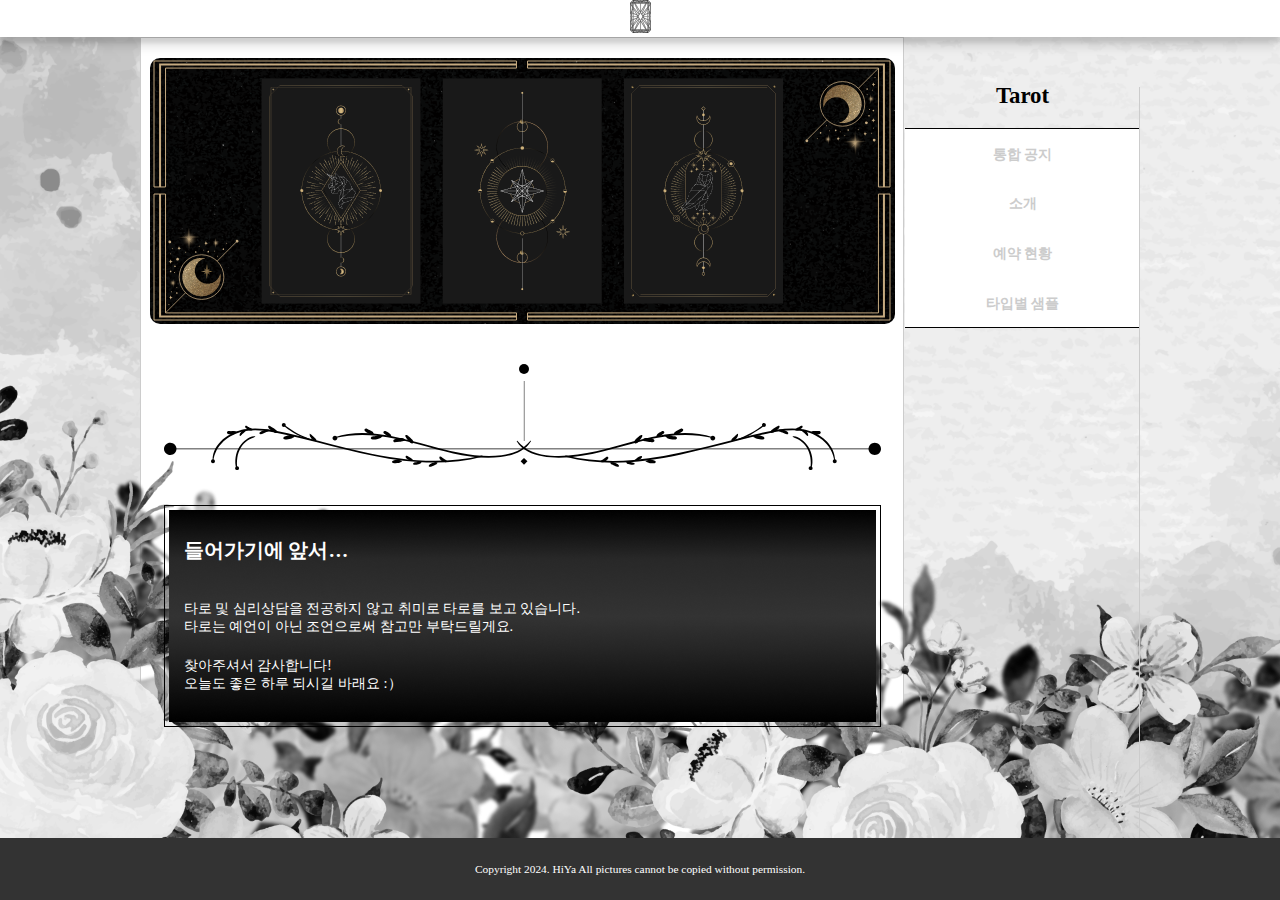
<file: index.html>
<!DOCTYPE html>
<html lang="ko">
<head>
    <meta charset="UTF-8">
    <meta name="viewport" content="width=device-width, initial-scale=1.0">

    <link rel="stylesheet" href="css/font.css">
    <link rel="stylesheet" href="css/main.css">

    <title>Tarot</title>
</head>
<body>
    
    <div class="container">
        <div class="header">
            <a href="index.html">
                <img src="resources/header/LOGO.svg" alt="Tarot-Logo">
            </a>
        </div>

        <section class="Main_Con">
            <article class="Main_contents">
                <div class="M-benner">
                    <div class="benner">
                        <img src="resources/main/main_card_1.png" alt="tarot">
                        <img src="resources/main/main_card_2.png" alt="tarot">
                        <img src="resources/main/main_card_3.png" alt="tarot">
                    </div>
                </div>

                <div class="M-intro">
                    <img src="resources/main/main_img.svg" alt="bottom_arrow">

                    <div class="intro">
                        <div class="out-box">
                            <div class="in-box">
                                <h1>들어가기에 앞서…</h1>
                                <p>타로 및 심리상담을 전공하지 않고 취미로 타로를 보고 있습니다.<br>
                                타로는 예언이 아닌 조언으로써 참고만 부탁드릴게요.</p>
                                <p>찾아주셔서 감사합니다!<br>
                                오늘도 좋은 하루 되시길 바래요 :）</p>
                            </div>
                        </div>
                    </div>
                </div>

            </article>

            <nav>
                <h1>Tarot</h1>
                
                <ul>
                    <a href="view/notice.html"><li>통합 공지</li></a>
                    <a href="view/info.html"><li>소개</li></a>
                    <a href="https://docs.google.com/spreadsheets/d/1TGl-SMBl4lXHCx-hfvh7UTQt386V8yX6jeEAXoihJCg/edit?usp=sharing" target="_blank"><li>예약 현황</li></a>
                    <a href="view/sample_list.html"><li>타입별 샘플</li></a>
                </ul>

                <iframe scrolling="no" frameborder="no" clocktype="html5" style="overflow:hidden;border:0;margin:0;padding:0;width:235px;height:75px;"src="https://www.clocklink.com/html5embed.php?clock=038&timezone=KoreaDemocraticPeoplesRepublicof_Pyongyang&color=black&size=300&Title=&Message=&Target=&From=2024,1,1,0,0,0&Color=black"></iframe>

            </nav>
        </section>
        
    </div>
    <footer>Copyright 2024. HiYa All pictures cannot be copied without permission.</footer>
</body>
</html>
</file>
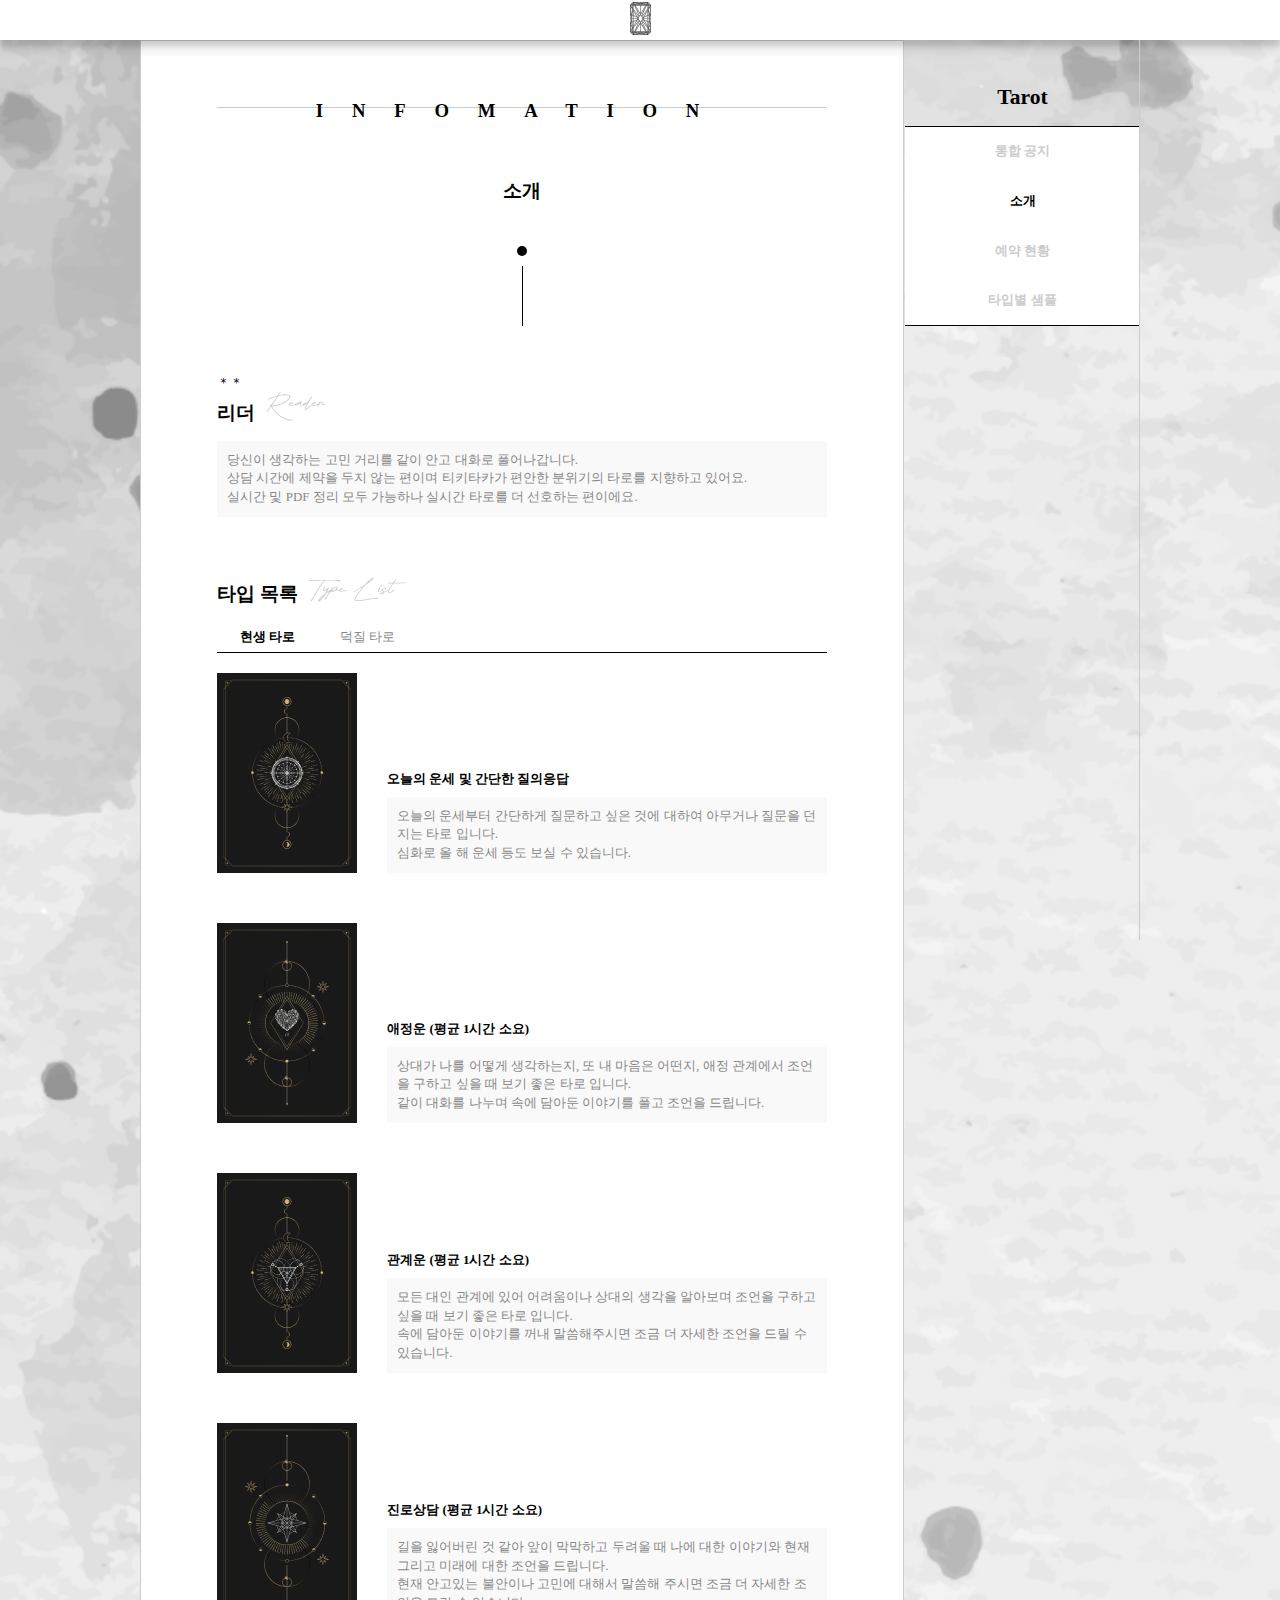
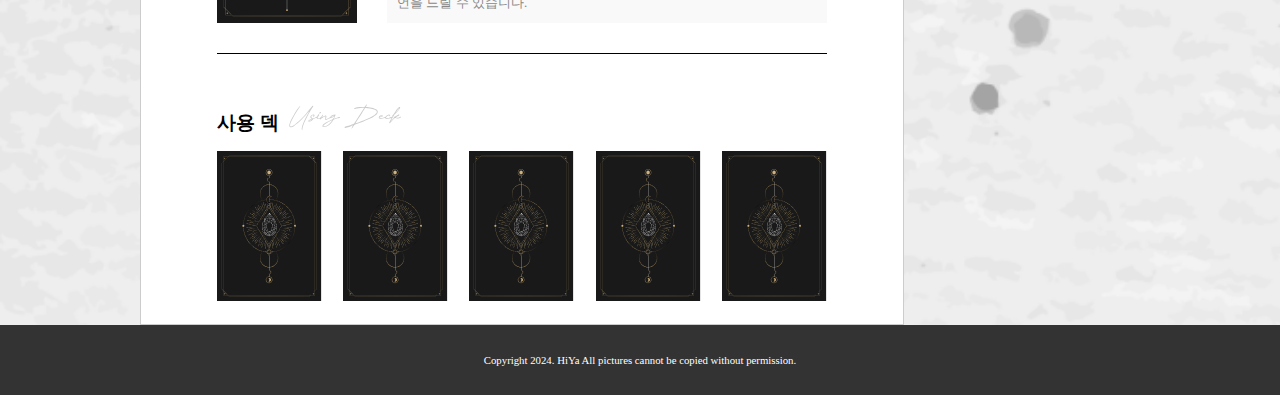
<file: view/info.html>
<!DOCTYPE html>
<html lang="ko">
<head>
    <meta charset="UTF-8">
    <meta name="viewport" content="width=device-width, initial-scale=1.0">
    
    <script
  src="https://code.jquery.com/jquery-3.7.1.js"
  integrity="sha256-eKhayi8LEQwp4NKxN+CfCh+3qOVUtJn3QNZ0TciWLP4="
  crossorigin="anonymous"></script>
    <script src="../js/index.js"></script>

    <link rel="stylesheet" href="../css/font.css">
    <link rel="stylesheet" href="../css/info.css">
    <link rel="stylesheet" href="../css/common.css">

    <title>Infomation</title>
</head>
<body>
    <div class="container">
            <div class="header">
                <a href="../index.html">
                    <img src="../resources/header/LOGO.svg" alt="Tarot-Logo">
                </a>
            </div>
    
            <section class="Main_Con">
                <article class="Main_contents">
                    <div class="contain">
                        <div class="title">
                            <h1>INFOMATION</h1>
                            <div class="T_line"></div>
                        </div>

                        <h1>소개</h1>
                        
                        <div class="sub_deco"></div>

                        <div class="info_list">
                            <p>＊＊</p>
                            <div class="li_title">
                                <h1>리더</h1>
                                <img src="../resources/info/Reader.svg" alt="Reader">
                            </div>

                            <ul>
                                <li>당신이 생각하는 고민 거리를 같이 안고 대화로 풀어나갑니다.<br>
                                    상담 시간에 제약을 두지 않는 편이며 티키타카가 편안한 분위기의 타로를 지향하고 있어요.<br>
                                    실시간 및 PDF 정리 모두 가능하나 실시간 타로를 더 선호하는 편이에요.</li>
                            </ul>
                        </div>

                        <div class="info_TypeList">
                            <div class="type_title">
                                <h1>타입 목록</h1>
                                <img src="../resources/info/Type List.svg" alt="Type List">
                            </div>

                            <div class="type_Tap">
                                <ul>
                                    <li class="type_TapItem active" data-tab="tab-1">현생 타로</li>
                                    <li class="type_TapItem" data-tab="tab-2">덕질 타로</li>
                                </ul>

                                <div class="Tap_contents">

                                    <div class="tap_Content active" id="tab-1">
                                        <ul>
                                            <li>
                                                <img src="../resources/info/today's.png" alt="today_luck">
                                                <div>
                                                    <h1>오늘의 운세 및 간단한 질의응답</h1>
                                                    <p>오늘의 운세부터 간단하게 질문하고 싶은 것에 대하여 아무거나 질문을 던지는 타로 입니다.<br>
                                                    심화로 올 해 운세 등도 보실 수 있습니다.</p>
                                                </div>
                                            </li>
                                            <li>
                                                <img src="../resources/info/love_luck.png" alt="love_luck">
                                                <div>
                                                    <h1>애정운 (평균 1시간 소요)</h1>
                                                    <p>상대가 나를 어떻게 생각하는지, 또 내 마음은 어떤지, 애정 관계에서 조언을 구하고 싶을 때 보기 좋은 타로 입니다.<br>
                                                    같이 대화를 나누며 속에 담아둔 이야기를 풀고 조언을 드립니다.</p>
                                                </div>
                                            </li>
                                            <li>
                                                <img src="../resources/info/relationship_luck.png" alt="relationship_luck">
                                                <div>
                                                    <h1>관계운 (평균 1시간 소요)</h1>
                                                    <p>모든 대인 관계에 있어 어려움이나 상대의 생각을 알아보며 조언을 구하고 싶을 때 보기 좋은 타로 입니다.<br>
                                                    속에 담아둔 이야기를 꺼내 말씀해주시면 조금 더 자세한 조언을 드릴 수 있습니다.</p>
                                                </div>
                                            </li>
                                            <li>
                                                <img src="../resources/info/career_counseling.png" alt="career_counseling">
                                                <div>
                                                    <h1>진로상담 (평균 1시간 소요)</h1>
                                                    <p>길을 잃어버린 것 같아 앞이 막막하고 두려울 때 나에 대한 이야기와 현재 그리고 미래에 대한 조언을 드립니다.<br>
                                                    현재 안고있는 불안이나 고민에 대해서 말씀해 주시면 조금 더 자세한 조언을 드릴 수 있습니다.</p>
                                                </div>
                                            </li>
                                        </ul>
                                    </div>

                                    <div class="tap_Content" id="tab-2">
                                        <ul>
                                            <li>
                                                <img src="../resources/info/Compatibility.png" alt="Compatibility">
                                                <div>
                                                    <h1>궁합 (스프레드 당 약 1시간 소요)</h1>
                                                    <p>관계의 꽃이라고 할 수 있는 궁합 타로 입니다.<br>
                                                    정보가 상세할 수록 더욱 재밌게 즐기실 수 있을 것 같습니다.</p>
                                                </div>
                                            </li>
                                            <li>
                                                <img src="../resources/info/world of if.png" alt="World Of If">
                                                <div>
                                                    <h1>IF의 세계 (스프레드 당 약 1시간 소요)</h1>
                                                    <p>IF의 세계에서 캐릭터는 어떻게 행동하고 어떤 사건이 벌어질까요?<br>
                                                    정보가 상세할 수록 더욱 재밌게 즐기실 수 있을 것 같습니다.</p>
                                                </div>
                                            </li>
                                            <li>
                                                <img src="../resources/info/AU.png" alt="AU">
                                                <div>
                                                    <h1>AU (스프레드 당 약 1시간 소요)</h1>
                                                    <p>AU의 상황에서 캐릭터는 어떤 직업과 특성을 가지고 있고 어떤 사건이 벌어질까요?<br>
                                                    정보가 상세할 수록 더욱 재밌게 즐기실 수 있을 것 같습니다.</p>
                                                </div>
                                            </li>
                                        </ul>
                                    </div> 
                                </div>

                            </div>
                        </div>

                        <div class="Using_deck">
                            <div class="deck_title">
                                <h1>사용 덱</h1>
                                <img src="../resources/info/Using Deck.svg" alt="Using_Deck">
                            </div>

                            <ul>
                                <li>
                                    <img src="../resources/info/dome.png" alt="">
                                </li>
                                <li>
                                    <img src="../resources/info/dome.png" alt="">
                                </li>
                                <li>
                                    <img src="../resources/info/dome.png" alt="">
                                </li>
                                <li>
                                    <img src="../resources/info/dome.png" alt="">
                                </li>
                                <li>
                                    <img src="../resources/info/dome.png" alt="">
                                </li>
                            </ul>
                        </div>
                    </div>
    
                </article>
     
                <nav>
                    <h1>Tarot</h1>
                    
                    <ul>
                        <a href="notice.html"><li>통합 공지</li></a>
                        <a href="info.html"><li><strong style="color: #000;">소개</strong></li></a>
                        <a href="https://docs.google.com/spreadsheets/d/1TGl-SMBl4lXHCx-hfvh7UTQt386V8yX6jeEAXoihJCg/edit?usp=sharing" target="_blank"><li>예약 현황</li></a>
                        <a href="sample_list.html"><li>타입별 샘플</li></a>
                    </ul>
    
                    <iframe scrolling="no" frameborder="no" clocktype="html5" style="overflow:hidden;border:0;margin:0;padding:0;width:235px;height:75px;"src="https://www.clocklink.com/html5embed.php?clock=038&timezone=KoreaDemocraticPeoplesRepublicof_Pyongyang&color=black&size=300&Title=&Message=&Target=&From=2024,1,1,0,0,0&Color=black"></iframe>
    
                </nav>
            </section>
    </div>
    <footer>Copyright 2024. HiYa All pictures cannot be copied without permission.</footer>
    
</body>
</html>
</file>
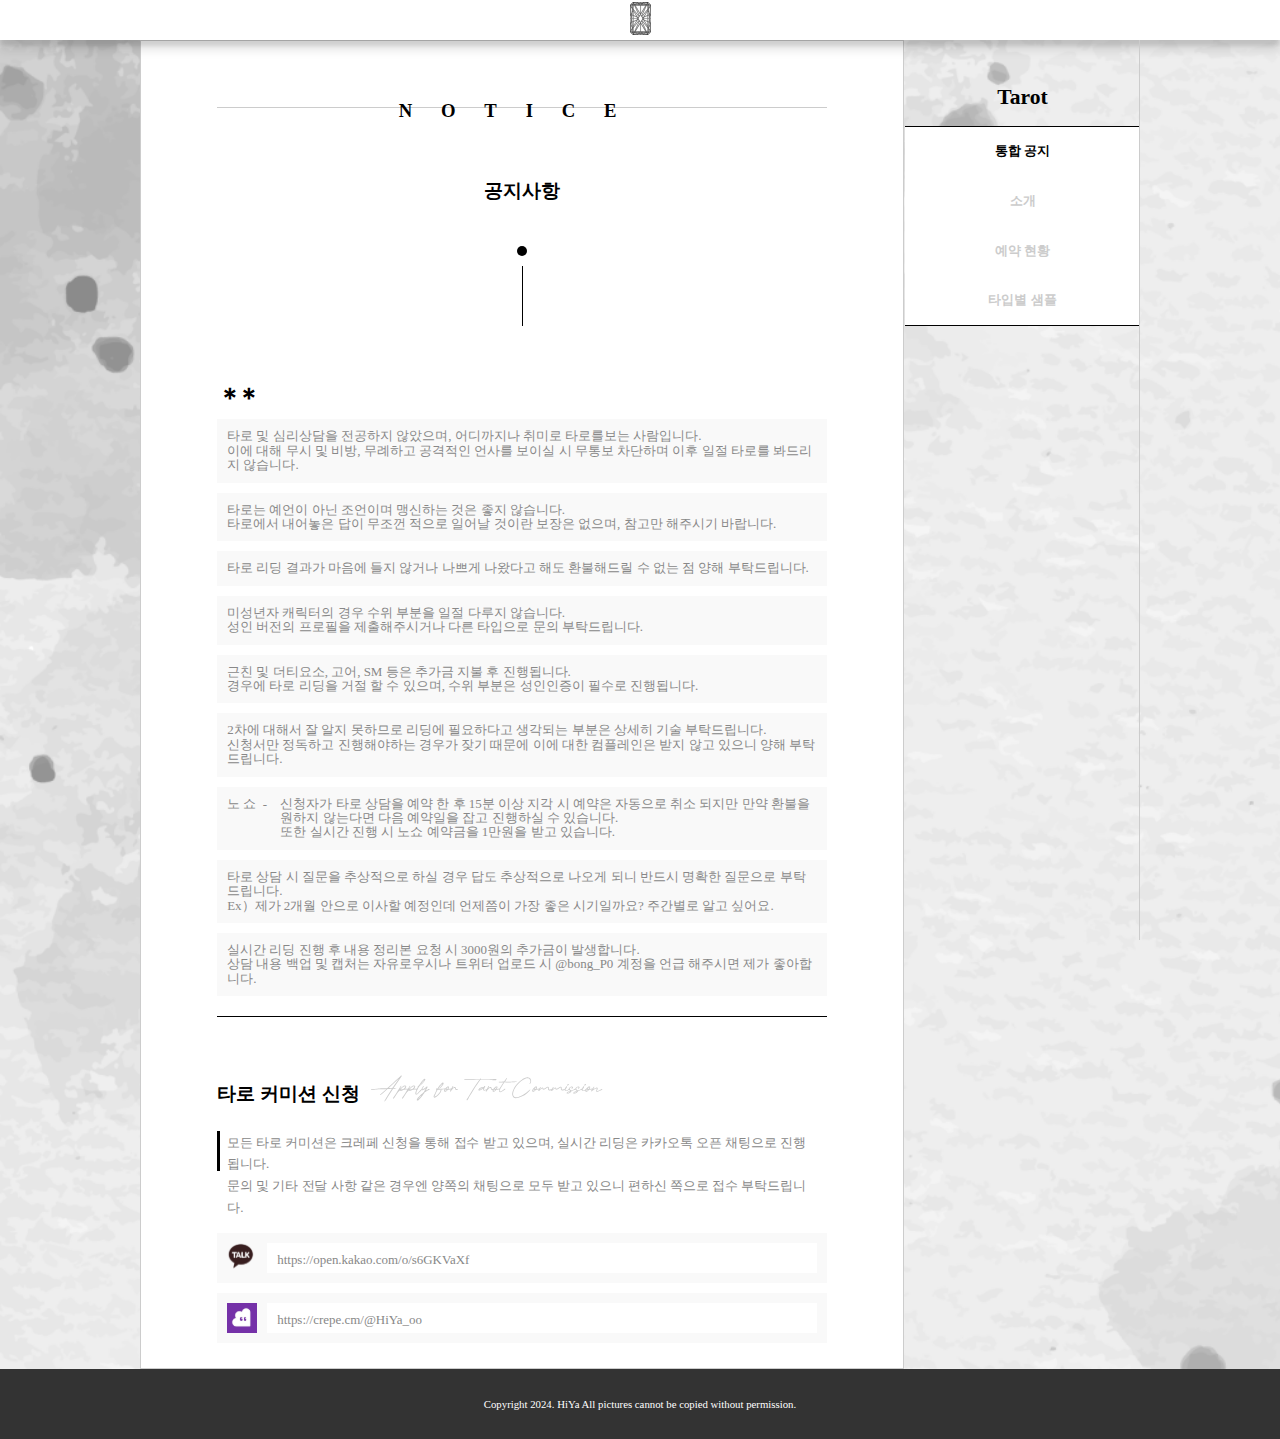
<file: view/notice.html>
<!DOCTYPE html>
<html lang="ko">
<head>
    <meta charset="UTF-8">
    <meta name="viewport" content="width=device-width, initial-scale=1.0">
    
    <link rel="stylesheet" href="../css/font.css">
    <link rel="stylesheet" href="../css/notice.css">
    <link rel="stylesheet" href="../css/common.css">

    <title>Notice</title>
</head>
<body>
    <div class="container">
            <div class="header">
                <a href="../index.html">
                    <img src="../resources/header/LOGO.svg" alt="Tarot-Logo">
                </a>
            </div>
    
            <section class="Main_Con">
                <article class="Main_contents">
                    <div class="contain">
                        <div class="title">
                            <h1>NOTICE</h1>
                            <div class="T_line"></div>
                        </div>
                        
                        <h1>공지사항</h1>

                        <div class="sub_deco"></div>

                        <div class="No_list">
                            <p>＊＊</p>
                            <ul>
                                <li>타로 및 심리상담을 전공하지 않았으며, 어디까지나 취미로 타로를보는 사람입니다. <br>
                                이에 대해 무시 및 비방, 무례하고 공격적인 언사를 보이실 시 무통보 차단하며 이후 일절 타로를 봐드리지 않습니다.</li>
                                <li>타로는 예언이 아닌 조언이며 맹신하는 것은 좋지 않습니다. <br>
                                타로에서 내어놓은 답이 무조껀 적으로 일어날 것이란 보장은 없으며, 참고만 해주시기 바랍니다.</li>
                                <li>타로 리딩 결과가 마음에 들지 않거나 나쁘게 나왔다고 해도 환불해드릴 수 없는 점 양해 부탁드립니다.</li>
                                <li>미성년자 캐릭터의 경우 수위 부분을 일절 다루지 않습니다. <br>
                                성인 버전의 프로필을 제출해주시거나 다른 타입으로 문의 부탁드립니다.</li>
                                <li>근친 및 더티요소, 고어, SM 등은 추가금 지불 후 진행됩니다. <br>
                                경우에 타로 리딩을 거절 할 수 있으며, 수위 부분은 성인인증이 필수로 진행됩니다.</li>
                                <li>2차에 대해서 잘 알지 못하므로 리딩에 필요하다고 생각되는 부분은 상세히 기술 부탁드립니다. <br>
                                신청서만 정독하고 진행해야하는 경우가 잦기 때문에 이에 대한 컴플레인은 받지 않고 있으니 양해 부탁드립니다.</li>
                                <li>
                                    <p>노 쇼</p>
                                    <p>-</p>
                                    <p>신청자가 타로 상담을 예약 한 후 15분 이상 지각 시 예약은 자동으로 취소 되지만 만약 환불을 원하지 않는다면 다음 예약일을 잡고 진행하실 수 있습니다.<br>
                                    또한 실시간 진행 시 노쇼 예약금을 1만원을 받고 있습니다.</p>
                                </li>
                                <li>타로 상담 시 질문을 추상적으로 하실 경우 답도 추상적으로 나오게 되니 반드시 명확한 질문으로 부탁드립니다. <br>
                                Ex）제가 2개월 안으로 이사할 예정인데 언제쯤이 가장 좋은 시기일까요? 주간별로 알고 싶어요.</li>
                                <li>실시간 리딩 진행 후 내용 정리본 요청 시 3000원의 추가금이 발생합니다. <br>
                                상담 내용 백업 및 캡처는 자유로우시나 트위터 업로드 시 @bong_P0 계정을 언급 해주시면 제가 좋아합니다.</li>
                            </ul>
                        </div>

                        <div class="Tarot_Appliction">
                            <div class="result_title">
                                <h1>타로 커미션 신청</h1>
                                <img src="../resources/notice/Apply for Tarot Commission.svg" alt="Apply for Rarot Commission">
                            </div>
                            
                            <div class="result_txt">
                                모든 타로 커미션은 크레페 신청을 통해 접수 받고 있으며, 실시간 리딩은 카카오톡 오픈 채팅으로 진행됩니다. <br>
                                문의 및 기타 전달 사항 같은 경우엔 양쪽의 채팅으로 모두 받고 있으니 편하신 쪽으로 접수 부탁드립니다.
                            </div>

                            <div class="result_App">
                                <div class="kakao">
                                    <img src="../resources/notice/kakao.svg" alt="kakao_icon">
                                    <a href="https://open.kakao.com/o/s6GKVaXf">
                                        https://open.kakao.com/o/s6GKVaXf
                                    </a>
                                </div>
                                <div class="crepe">
                                    <img src="../resources/notice/crepe.svg" alt="crepe_icon">
                                    <a href="https://crepe.cm/@HiYa_oo">
                                        https://crepe.cm/@HiYa_oo
                                    </a>
                                </div>
                            </div>

                        </div>
                    </div>
    
                </article>
     
                <nav>
                    <h1>Tarot</h1>
                    
                    <ul>
                        <a href="notice.html"><li><strong style="color: #000;">통합 공지</strong></li></a>
                        <a href="info.html"><li>소개</li></a>
                        <a href="https://docs.google.com/spreadsheets/d/1TGl-SMBl4lXHCx-hfvh7UTQt386V8yX6jeEAXoihJCg/edit?usp=sharing" target="_blank"><li>예약 현황</li></a>
                        <a href="sample_list.html"><li>타입별 샘플</li></a>
                    </ul>
    
                    <iframe scrolling="no" frameborder="no" clocktype="html5" style="overflow:hidden;border:0;margin:0;padding:0;width:235px;height:75px;"src="https://www.clocklink.com/html5embed.php?clock=038&timezone=KoreaDemocraticPeoplesRepublicof_Pyongyang&color=black&size=300&Title=&Message=&Target=&From=2024,1,1,0,0,0&Color=black"></iframe>
    
                </nav>
            </section>
    </div>
    <footer>Copyright 2024. HiYa All pictures cannot be copied without permission.</footer>
    
</body>
</html>
</file>
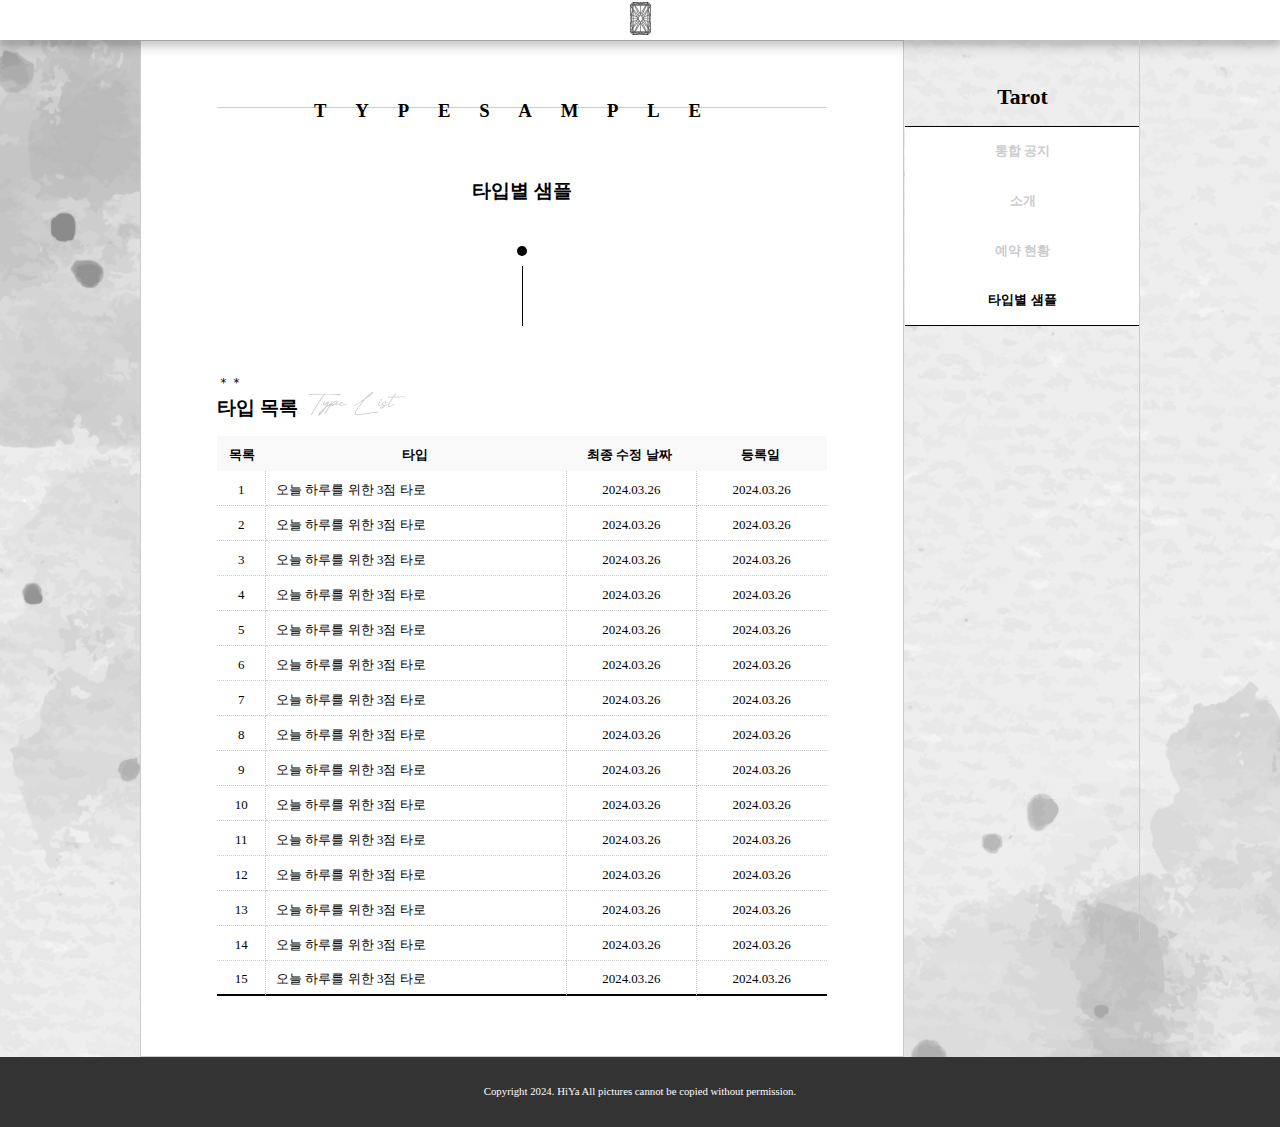
<file: view/sample_list.html>
<!DOCTYPE html>
<html lang="ko">
<head>
    <meta charset="UTF-8">
    <meta name="viewport" content="width=device-width, initial-scale=1.0">
    
    <link rel="stylesheet" href="../css/font.css">
    <link rel="stylesheet" href="../css/sample_list.css">
    <link rel="stylesheet" href="../css/common.css">

    <title>Sample_List</title>
</head>
<body>
    <div class="container">
            <div class="header">
                <a href="../index.html">
                    <img src="../resources/header/LOGO.svg" alt="Tarot-Logo">
                </a>
            </div>
            <section class="Main_Con">
                    <article class="Main_contents">
                        <div class="contain">
                            <div class="title">
                                <h1>TYPESAMPLE</h1>
                                <div class="T_line"></div>
                            </div>
                            
                            <h1>타입별 샘플</h1>

                            <div class="sub_deco"></div>

                            <div class="sample_list">
                                <p>＊＊</p>
                                <div class="sam_title">
                                    <h1>타입 목록</h1>
                                    <img src="../resources/sample_list/Type List.svg" alt="Reader">
                                </div>

                                <div class="list_wrap">
                                    <div class="list_title">
                                        <ul>
                                            <li class="num">목록</li>
                                            <li class="type">타입</li>
                                            <li class="modification">최종 수정 날짜</li>
                                            <li class="registration">등록일</li>
                                        </ul>
                                    </div>
                                    <div class="list_content">
                                        <ul>
                                            <li class="num">1</li>
                                            <a href="sample/sample_1.html"><li class="type">오늘 하루를 위한 3점 타로</li></a>
                                            <li class="modification">2024.03.26</li>
                                            <li class="registration">2024.03.26</li>
                                        </ul>
                                    </div>
                                    <div class="list_content">
                                        <ul>
                                            <li class="num">2</li>
                                            <a href="#"><li class="type">오늘 하루를 위한 3점 타로</li></a>
                                            <li class="modification">2024.03.26</li>
                                            <li class="registration">2024.03.26</li>
                                        </ul>
                                    </div>
                                    <div class="list_content">
                                        <ul>
                                            <li class="num">3</li>
                                            <a href="#"><li class="type">오늘 하루를 위한 3점 타로</li></a>
                                            <li class="modification">2024.03.26</li>
                                            <li class="registration">2024.03.26</li>
                                        </ul>
                                    </div>
                                    <div class="list_content">
                                        <ul>
                                            <li class="num">4</li>
                                            <a href="#"><li class="type">오늘 하루를 위한 3점 타로</li></a>
                                            <li class="modification">2024.03.26</li>
                                            <li class="registration">2024.03.26</li>
                                        </ul>
                                    </div>
                                    <div class="list_content">
                                        <ul>
                                            <li class="num">5</li>
                                            <a href="#"><li class="type">오늘 하루를 위한 3점 타로</li></a>
                                            <li class="modification">2024.03.26</li>
                                            <li class="registration">2024.03.26</li>
                                        </ul>
                                    </div>
                                    <div class="list_content">
                                        <ul>
                                            <li class="num">6</li>
                                            <a href="#"><li class="type">오늘 하루를 위한 3점 타로</li></a>
                                            <li class="modification">2024.03.26</li>
                                            <li class="registration">2024.03.26</li>
                                        </ul>
                                    </div>
                                    <div class="list_content">
                                        <ul>
                                            <li class="num">7</li>
                                            <a href="#"><li class="type">오늘 하루를 위한 3점 타로</li></a>
                                            <li class="modification">2024.03.26</li>
                                            <li class="registration">2024.03.26</li>
                                        </ul>
                                    </div>
                                    <div class="list_content">
                                        <ul>
                                            <li class="num">8</li>
                                            <a href="#"><li class="type">오늘 하루를 위한 3점 타로</li></a>
                                            <li class="modification">2024.03.26</li>
                                            <li class="registration">2024.03.26</li>
                                        </ul>
                                    </div>
                                    <div class="list_content">
                                        <ul>
                                            <li class="num">9</li>
                                            <a href="#"><li class="type">오늘 하루를 위한 3점 타로</li></a>
                                            <li class="modification">2024.03.26</li>
                                            <li class="registration">2024.03.26</li>
                                        </ul>
                                    </div>
                                    <div class="list_content">
                                        <ul>
                                            <li class="num">10</li>
                                            <a href="#"><li class="type">오늘 하루를 위한 3점 타로</li></a>
                                            <li class="modification">2024.03.26</li>
                                            <li class="registration">2024.03.26</li>
                                        </ul>
                                    </div>
                                    <div class="list_content">
                                        <ul>
                                            <li class="num">11</li>
                                            <a href="#"><li class="type">오늘 하루를 위한 3점 타로</li></a>
                                            <li class="modification">2024.03.26</li>
                                            <li class="registration">2024.03.26</li>
                                        </ul>
                                    </div>
                                    <div class="list_content">
                                        <ul>
                                            <li class="num">12</li>
                                            <a href="#"><li class="type">오늘 하루를 위한 3점 타로</li></a>
                                            <li class="modification">2024.03.26</li>
                                            <li class="registration">2024.03.26</li>
                                        </ul>
                                    </div>
                                    <div class="list_content">
                                        <ul>
                                            <li class="num">13</li>
                                            <a href="#"><li class="type">오늘 하루를 위한 3점 타로</li></a>
                                            <li class="modification">2024.03.26</li>
                                            <li class="registration">2024.03.26</li>
                                        </ul>
                                    </div>
                                    <div class="list_content">
                                        <ul>
                                            <li class="num">14</li>
                                            <a href="#"><li class="type">오늘 하루를 위한 3점 타로</li></a>
                                            <li class="modification">2024.03.26</li>
                                            <li class="registration">2024.03.26</li>
                                        </ul>
                                    </div>
                                    <div class="list_content">
                                        <ul>
                                            <li class="num">15</li>
                                            <a href="#"><li class="type">오늘 하루를 위한 3점 타로</li></a>
                                            <li class="modification">2024.03.26</li>
                                            <li class="registration">2024.03.26</li>
                                        </ul>
                                    </div>
                                </div>
                            </div>
                        </div>
                        
        
                    </article>
     
                    <nav>
                        <h1>Tarot</h1>
                        
                        <ul>
                            <a href="notice.html"><li>통합 공지</li></a>
                            <a href="info.html"><li>소개</li></a>
                            <a href="https://docs.google.com/spreadsheets/d/1TGl-SMBl4lXHCx-hfvh7UTQt386V8yX6jeEAXoihJCg/edit?usp=sharing" target="_blank"><li>예약 현황</li></a>
                            <a href="sample_list.html"><strong style="color: #000;"><li>타입별 샘플</li></strong></a>
                        </ul>
        
                        <iframe scrolling="no" frameborder="no" clocktype="html5" style="overflow:hidden;border:0;margin:0;padding:0;width:235px;height:75px;"src="https://www.clocklink.com/html5embed.php?clock=038&timezone=KoreaDemocraticPeoplesRepublicof_Pyongyang&color=black&size=300&Title=&Message=&Target=&From=2024,1,1,0,0,0&Color=black"></iframe>
        
                    </nav>
            </section>
    </div>
    <footer>Copyright 2024. HiYa All pictures cannot be copied without permission.</footer>
    
</body>
</html>
</file>
<file: css/font.css>
@import url('https://webfontworld.github.io/ridi/RidiBatang.css');
</file>
<file: css/main.css>
* {
    margin: 0;
    padding: 0;
    box-sizing: border-box;
    list-style: none;
    font-size: .95rem;
    line-height: 1.2rem;
    text-decoration: none;
    font-family: 'RidiBatang';
}
body {
    display: flex;
    flex-direction: column;
    justify-content: center;
    align-items: center;
    width: 100%;
    height: 100vh;
}

nav {
    position: relative;
    display: flex;
    flex-direction: column;
    align-items: center;
    width: 235px;
    margin: 50px 0;
    z-index: 2;
}
nav::before {
    position: absolute;
    content: "";
    width: 1px;
    height: 100vh;
    background-color: #ccc;
    top: 0;
    right: 0;
}
nav > h1 {
    font-size: 1.5rem;
    font-weight: 800;
    margin-bottom: 1.5rem;
}
nav > ul > a {
    display: flex;
    justify-content: center;
    align-items: center;
    width: 235px;
    height: 50px;
    font-weight: bold;
    background: #fff;
    color: #ccc;
    transition: all .3s ease-out;
}
nav > ul > a:hover {
    color: #000;
}
nav > ul > a:first-child {
    border-top: 1px solid #000;
}
nav > ul > a:last-child {
    border-bottom: 1px solid #000;
}

.container {
    position: relative;
    display: flex;
    flex-direction: column;
    align-items: center;
    width: 100%;
    overflow: hidden;
    background: url("../resources/Background/bg_waterart.png");
    background-size: cover;
    background-repeat: no-repeat;
}
.container::before {
    position: absolute;
    content: "";
    width: 100%;
    height: 745px;
    background: url("../resources/Background/bg_flower.png");
    background-repeat: no-repeat;
    background-size: cover;
    left: 0;
    bottom: 0;
    z-index: 1;
}

.header {
    width: 100%;
    height: 40px;
    display: flex;
    justify-content: center;
    align-items: center;
    background-color: #fff;
    box-shadow: 0 10px 10px rgba(0,0,0,0.1), 0 6px 4px rgba(0,0,0,0.1);
    z-index: 1;
}

.Main_Con {
    position: relative;
    width: 1000px;
    max-width: 1000px;
    display: flex;
    justify-content: space-between;
}

.Main_contents {
    position: relative;
    display: flex;
    flex-direction: column;
    align-items: center;
    width: 764px;
    height: 100vh;
    border: 1px solid #ccc;
    background-color: #fff;
}

.M-benner {
    display: flex;
    width: 745px;
    height: 266px;
    justify-content: center;
    background: url("../resources/main/main_banner.svg");
    background-size: cover;
    background-repeat: no-repeat;
    margin: 20px 0 40px;
}

.benner {
    display: flex;
    justify-content: space-between;
    align-items: center;
    width: 70%;
}

.M-intro {
    margin-bottom: 30px;
    z-index: 3;
}

.intro {
    display: flex;
    justify-content: center;
    align-items: center;
    width: 717px;
    height: 222px;
    margin-top: 30px;
}

.out-box {
    display: flex;
    justify-content: center;
    align-items: center;
    width: 100%;
    height: 100%;
    border: 1px solid #000;
}

.in-box {
    display: flex;
    flex-direction: column;
    justify-content: center;
    background: url("../resources/main/intro-box.png");
    background-repeat: no-repeat;
    background-size: cover;
    width: 707px;
    height: 212px;
    color: #fff;
    padding: 15px;
}

.in-box > h1 {
    font-size: 1.3rem;
    margin-bottom: 40px;
}

.in-box > p {
    font-weight: 100;
}
.in-box > p:nth-child(2) {
    margin-bottom: 20px;
}

footer {
    display: flex;
    justify-content: center;
    align-items: center;
    background: #333;
    width: 100%;
    height: 70px;
    color: #fff;
    font-weight: 500;
    font-size: .75rem;
    z-index: 4;
}
</file>
<file: css/info.css>
.contain {
    position: relative;
    display: flex;
    flex-direction: column;
    justify-content: center;
    align-items: center;
    width: 80%;
}
.contain > h1 {
    font-size: 1.3rem;
    font-weight: 800;
    line-height: 1.4rem;
    margin-bottom: 45px;
}

.contain .sub_deco {
    position: relative;
    width: 10px;
    height: 10px;
    background: #000;
    border-radius: 5px;
    margin-bottom: 120px;
}
.contain .sub_deco::before {
    position: absolute;
    content: "";
    width: 1px;
    height: 60px;
    background: #000;
    top: 20px;
    left: 45%;
}
.contain .info_list {
    position: relative;
    display: flex;
    flex-direction: column;
    justify-content: center;
}


.title {
    position: relative;
    display: flex;
    justify-content: center;
    align-items: center;
    width: 100%;
    height: 40px;
    letter-spacing: 2rem;
    margin: 50px 0 50px;
}
.title > h1 {
    font-weight: 800;
    font-size: 1.3rem;
    font-weight: 1.3rem;
    z-index: 1;
}
.title > .T_line {
    position: absolute;
    width: 100%;
    height: .1px;
    background-color: #ccc;
    top: 40%;
}

.info_list {
    display: flex;
    flex-direction: column;
    width: 100%;
    margin-bottom: 60px;
}
.info_list > .li_title {
    position: relative;
    display: flex;
    align-items: flex-end;
    width: 100%;
    margin-bottom: 20px;
    letter-spacing: -.05px;
    line-height: 1.5rem;
}
.li_title h1 {
    font-size: 1.3rem;
    margin-right: 10px;
}
.info_list > ul {
    position: relative;
    display: flex;
    width: 100%;
}
.info_list > ul > li {
    display: flex;
    align-items: center;
    width: 100%;
    background: #f9f9f9;
    padding: 10px;
    color: #888;
    line-height: 1.3rem;
}

.info_TypeList {
    position: relative;
    display: flex;
    flex-direction: column;
    width: 100%;
    border-bottom: 1px solid #000;
}

.type_title {
    display: flex;
    align-items: flex-end;
    width: 100%;
    margin-bottom: 20px;
    letter-spacing: -.05px;
    line-height: 1.5rem;
}
.type_title > h1 {
    font-size: 1.3rem;
    margin-right: 10px;
}
.type_Tap {
    position: relative;
    width: 100%;
}
.type_Tap > ul {
    display: flex;
    border-bottom: 1px solid #000;
}
.type_Tap > ul > li {
    display: flex;
    justify-content: center;
    align-items: center;
    width: 100px;
    height: 30px;
    color: #888;
    cursor: pointer;
}
.type_Tap > ul > .type_TapItem.active {
    color: #000;
    font-weight: bold;
}

.Tap_contents {
    position: relative;
    display: flex;
    flex-direction: column;
    width: 100%;
}
.tap_Content {
    position: relative;
    width: 100%;
    pointer-events: none;
}
.tap_Content > ul {
    display: flex;
    flex-direction: column;
    width: 100%;
}
.tap_Content > ul > li {
    display: flex;
    align-items: flex-end;
    width: 100%;
    margin: 20px 0 30px;
}
.tap_Content li > div {
    margin-left: 30px;
    width: 100%;
}
.tap_Content li > div > p {
    padding: 10px;
    background: #f9f9f9;
    color: #888;
    margin-top: 10px;
    line-height: 1.3rem;
}

.tap_Content {
    display: none;
}
.tap_Content.active {
    display: block;
}

.Using_deck {
    display: flex;
    flex-direction: column;
    width: 100%;
    margin: 50px 0 20px;
}
.Using_deck > .deck_title {
    position: relative;
    display: flex;
    align-items: flex-end;
    width: 100%;
    margin-bottom: 20px;
    letter-spacing: -.05px;
    line-height: 1.5rem;
}
.deck_title h1 {
    font-size: 1.3rem;
    margin-right: 10px;
}
.Using_deck > ul {
    position: relative;
    display: flex;
    justify-content: space-between;
    width: 100%;
}
</file>
<file: css/common.css>
* {
    margin: 0;
    padding: 0;
    box-sizing: border-box;
    list-style: none;
    font-size: .9rem;
    line-height: 1rem;
    text-decoration: none;
    font-family: 'RidiBatang';
}
body {
    display: flex;
    flex-direction: column;
    justify-content: center;
    align-items: center;
    width: 100%;
}

nav {
    display: flex;
    flex-direction: column;
    align-items: center;
    width: 235px;
    margin: 50px 0;
    z-index: 2;
}
nav::before {
    position: absolute;
    content: "";
    width: 1px;
    height: 100vh;
    background-color: #ccc;
    top: 0;
    right: 0;
}
nav > h1 {
    font-size: 1.5rem;
    font-weight: 800;
    margin-bottom: 1.5rem;
}
nav > ul > a {
    display: flex;
    justify-content: center;
    align-items: center;
    width: 235px;
    height: 50px;
    font-weight: bold;
    background: #fff;
    color: #ccc;
    transition: .3s;
}
nav > ul > a:hover {
    color: #000;
}
nav > ul > a:first-child {
    border-top: 1px solid #000;
}
nav > ul > a:last-child {
    border-bottom: 1px solid #000;
}

.container {
    position: relative;
    display: flex;
    flex-direction: column;
    align-items: center;
    width: 100%;
    overflow: hidden;
    background: url("../resources/Background/bg_waterart.png");
    background-size: cover;
    background-repeat: no-repeat;
}

.header {
    position: relative;
    width: 100%;
    height: 40px;
    display: flex;
    justify-content: center;
    align-items: center;
    background-color: #fff;
    box-shadow: 0 10px 10px rgba(0,0,0,0.1), 0 6px 4px rgba(0,0,0,0.1);
    z-index: 1;
}

.Main_Con {
    position: relative;
    width: 1000px;
    max-width: 1000px;
    display: flex;
    justify-content: space-between;
}

.Main_contents {
    position: relative;
    display: flex;
    flex-direction: column;
    align-items: center;
    width: 764px;
    border: 1px solid #ccc;
    background-color: #fff;
}
footer {
    display: flex;
    justify-content: center;
    align-items: center;
    background: #333;
    width: 100%;
    height: 70px;
    color: #fff;
    font-weight: 500;
    font-size: .75rem;
    z-index: 4;
}
</file>
<file: css/notice.css>
.contain {
    position: relative;
    display: flex;
    flex-direction: column;
    justify-content: center;
    align-items: center;
    width: 80%;
}
.contain > h1 {
    font-size: 1.3rem;
    font-weight: 800;
    line-height: 1.4rem;
    margin-bottom: 45px;
}

.contain .sub_deco {
    position: relative;
    width: 10px;
    height: 10px;
    background: #000;
    border-radius: 5px;
    margin-bottom: 120px;
}
.contain .sub_deco::before {
    position: absolute;
    content: "";
    width: 1px;
    height: 60px;
    background: #000;
    top: 20px;
    left: 45%;
}

.title {
    position: relative;
    display: flex;
    justify-content: center;
    align-items: center;
    width: 100%;
    height: 40px;
    letter-spacing: 2rem;
    margin: 50px 0 50px;
}
.title > h1 {
    font-weight: 800;
    font-size: 1.3rem;
    font-weight: 1.3rem;
    z-index: 1;
}
.title > .T_line {
    position: absolute;
    width: 100%;
    height: .1px;
    background-color: #ccc;
    top: 40%;
}

.contain .No_list {
    position: relative;
    display: flex;
    flex-direction: column;
    justify-content: center;
    border-bottom: 1px solid #000;
}

.No_list > p {
    font-weight: bold;
    font-size: 1.8rem;
    letter-spacing: -.5rem;
    line-height: 3rem;
}

.No_list > ul {
    display: flex;
    flex-direction: column;
    width: 100%;
}
.No_list > ul > li {
    width: 100%;
    background: #f9f9f9;
    margin: 5px 0;
    padding: 10px;
    color: #888 ;
}
.No_list > ul > li:first-child {
    margin-top: 0;
}
.No_list > ul > li:last-child {
    margin-bottom: 20px;
}
.No_list li:nth-child(7) {
    display: flex;
}
.No_list li:nth-child(7) > p:first-child {
    width: 4rem;
}
.No_list li:nth-child(7) > p:nth-child(2) {
    width: 2rem;
}

.Tarot_Appliction {
    display: flex;
    flex-direction: column;
    width: 100%;
    margin-top: 4rem;
}

.Tarot_Appliction > .result_title {
    display: flex;
    align-items: flex-end;
    width: 100%;
    margin-bottom: 20px;
}
.Tarot_Appliction > .result_title > h1 {
    font-size: 1.3rem;
    margin-right: 10px;
}

.Tarot_Appliction > .result_txt {
    position: relative;
    display: flex;
    width: 100%;
    padding: 10px;
    color: #888;
    letter-spacing: -.05px;
    line-height: 1.5rem;
}
.Tarot_Appliction > .result_txt::before {
    position: absolute;
    content: "";
    width: 3px;
    height: 40px;
    background: #000;
    top: .6rem;
    left: 0;
}

.Tarot_Appliction > .result_App {
    display: flex;
    flex-direction: column;
    justify-content: space-between;
    width: 100%;
    height: 120px;
    padding: 5px 0;
    margin-bottom: 20px;
}
.Tarot_Appliction > .result_App > .kakao, .Tarot_Appliction > .result_App > .crepe {
    position: relative;
    display: flex;
    align-items: center;
    width: 100%;
    height: 50px;
    background: #f9f9f9;
    padding: 10px;
}
.kakao > a, .crepe > a {
    width: 100%;
    height: 30px;
    background: #fff;
    margin-left: 10px;
    padding: 10px;
    color: #888;
    text-decoration: none;
    transition: .5s;
}
.kakao > a:hover, .crepe > a:hover {
    color: #000;
    text-decoration: underline;
}
</file>
<file: css/sample_list.css>
.contain {
    position: relative;
    display: flex;
    flex-direction: column;
    justify-content: center;
    align-items: center;
    width: 80%;
}
.contain > h1 {
    font-size: 1.3rem;
    font-weight: 800;
    line-height: 1.4rem;
    margin-bottom: 45px;
}

.contain .sub_deco {
    position: relative;
    width: 10px;
    height: 10px;
    background: #000;
    border-radius: 5px;
    margin-bottom: 120px;
}
.contain .sub_deco::before {
    position: absolute;
    content: "";
    width: 1px;
    height: 60px;
    background: #000;
    top: 20px;
    left: 45%;
}
.contain .info_list {
    position: relative;
    display: flex;
    flex-direction: column;
    justify-content: center;
}


.title {
    position: relative;
    display: flex;
    justify-content: center;
    align-items: center;
    width: 100%;
    height: 40px;
    letter-spacing: 2rem;
    margin: 50px 0 50px;
}
.title > h1 {
    font-weight: 800;
    font-size: 1.3rem;
    font-weight: 1.3rem;
    z-index: 1;
}
.title > .T_line {
    position: absolute;
    width: 100%;
    height: .1px;
    background-color: #ccc;
    top: 40%;
}

.sample_list {
    display: flex;
    flex-direction: column;
    width: 100%;
    margin-bottom: 60px;
}
.sample_list > .sam_title {
    position: relative;
    display: flex;
    align-items: flex-end;
    width: 100%;
    margin-bottom: 20px;
    letter-spacing: -.05px;
    line-height: 1.5rem;
}
.sam_title h1 {
    font-size: 1.3rem;
    margin-right: 10px;
}

.list_wrap {
    position: relative;
    display: flex;
    flex-direction: column;
    width: 100%;
}

.list_title ul {
    display: flex;
}
.list_title .num, .list_title .type, .list_title .modification, .list_title .registration {
    background: #f9f9f9;
    height: 35px;
    font-weight: bold;
}
.num, .type, .modification, .registration {
    display: flex;
    justify-content: center;
    align-items: center;
    padding-top: 5px;
}
.num {
    width: 50px;
}
.type {
    width: 300px;
}
.modification, .registration {
    width: 133px;
}

.list_content{
    position: relative;
}
.list_content ul {
    display: flex;
}
.list_content ul li {
    display: flex;
    align-items: center;
    height: 35px;
    border-bottom: 1px dotted #ccc;
    border-right: 1px dotted #ccc;
}
.list_content ul li.modification{
    border-left: 1px dotted #ccc;
}
.list_content ul li:last-child {
    border-right: none;
}
.list_content:last-child ul li {
    border-bottom: 2px solid #000;
}
.list_content ul a > li {
    display: flex;
    justify-content: flex-start;
    padding-left: 10px;
    color: #000;
}
.list_content ul a > li:hover {
    color: rgb(35, 35, 63);
    font-weight: bold;
}
</file>
